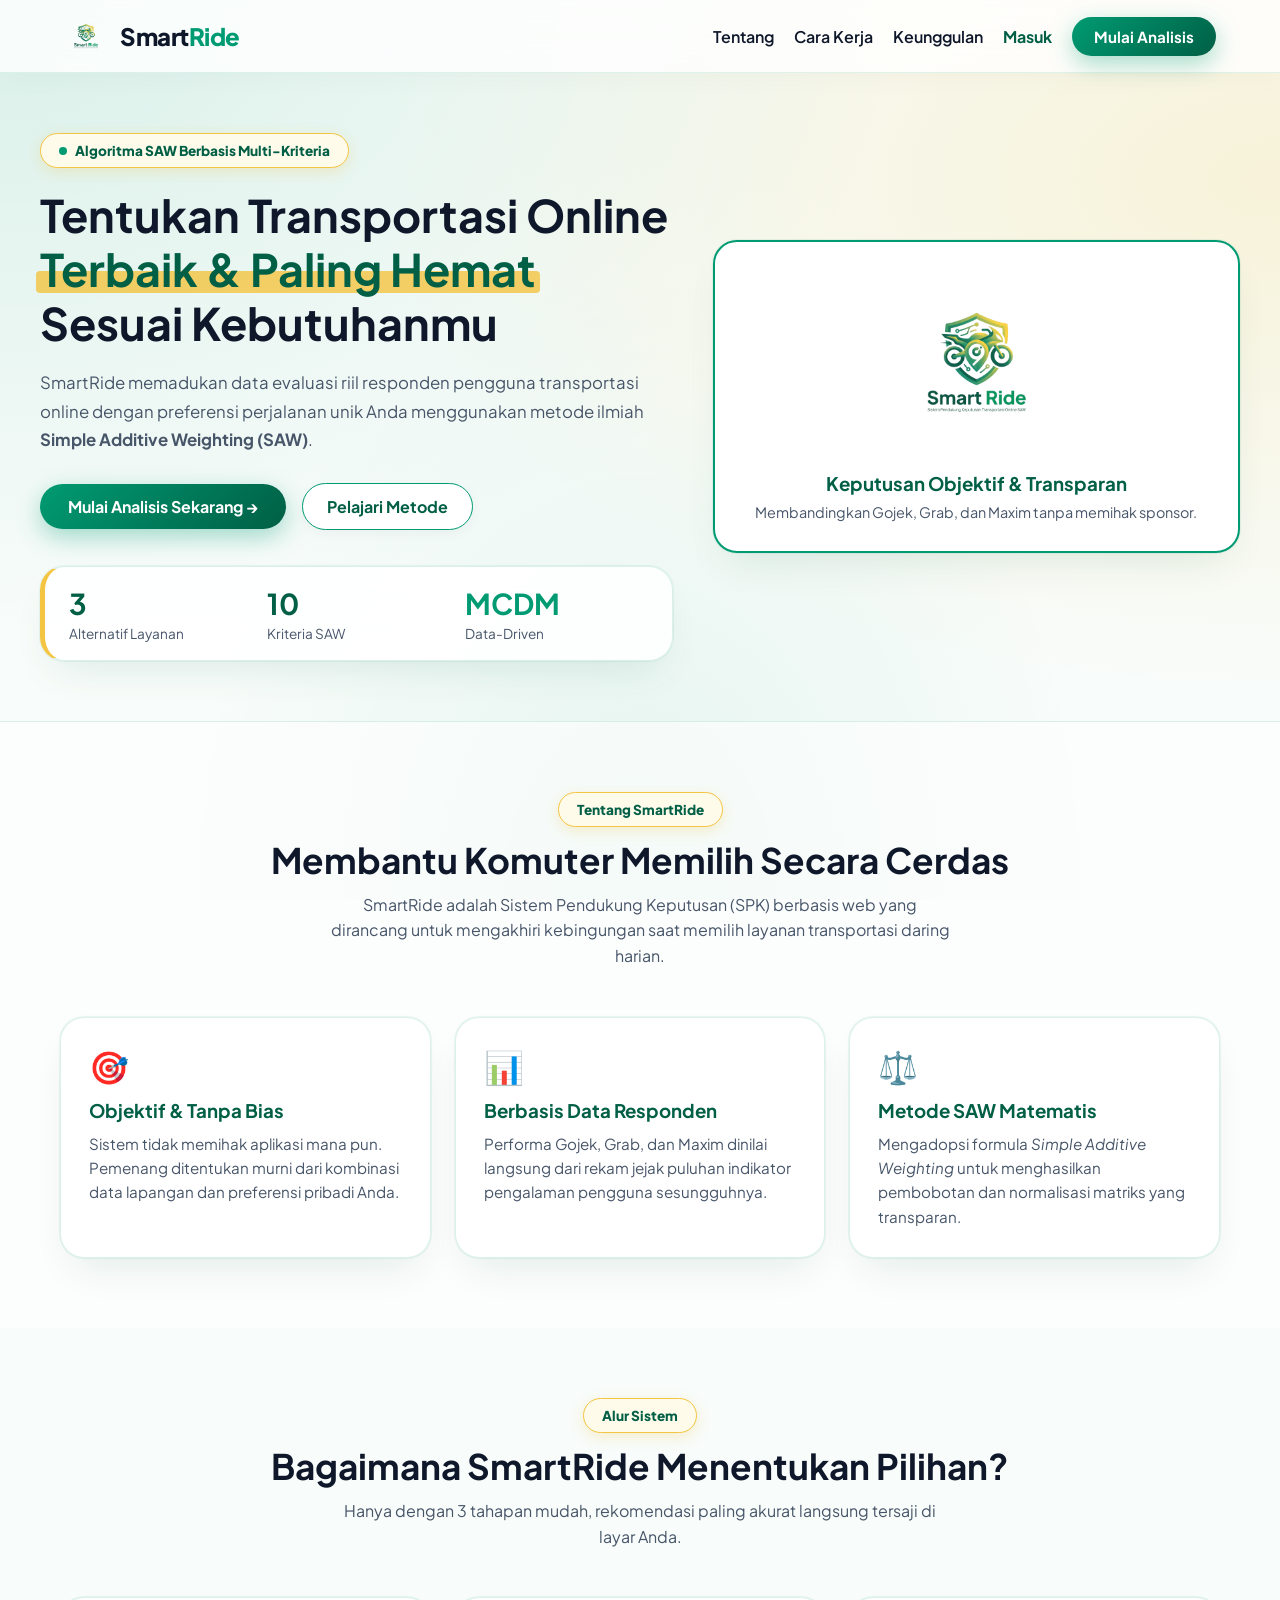
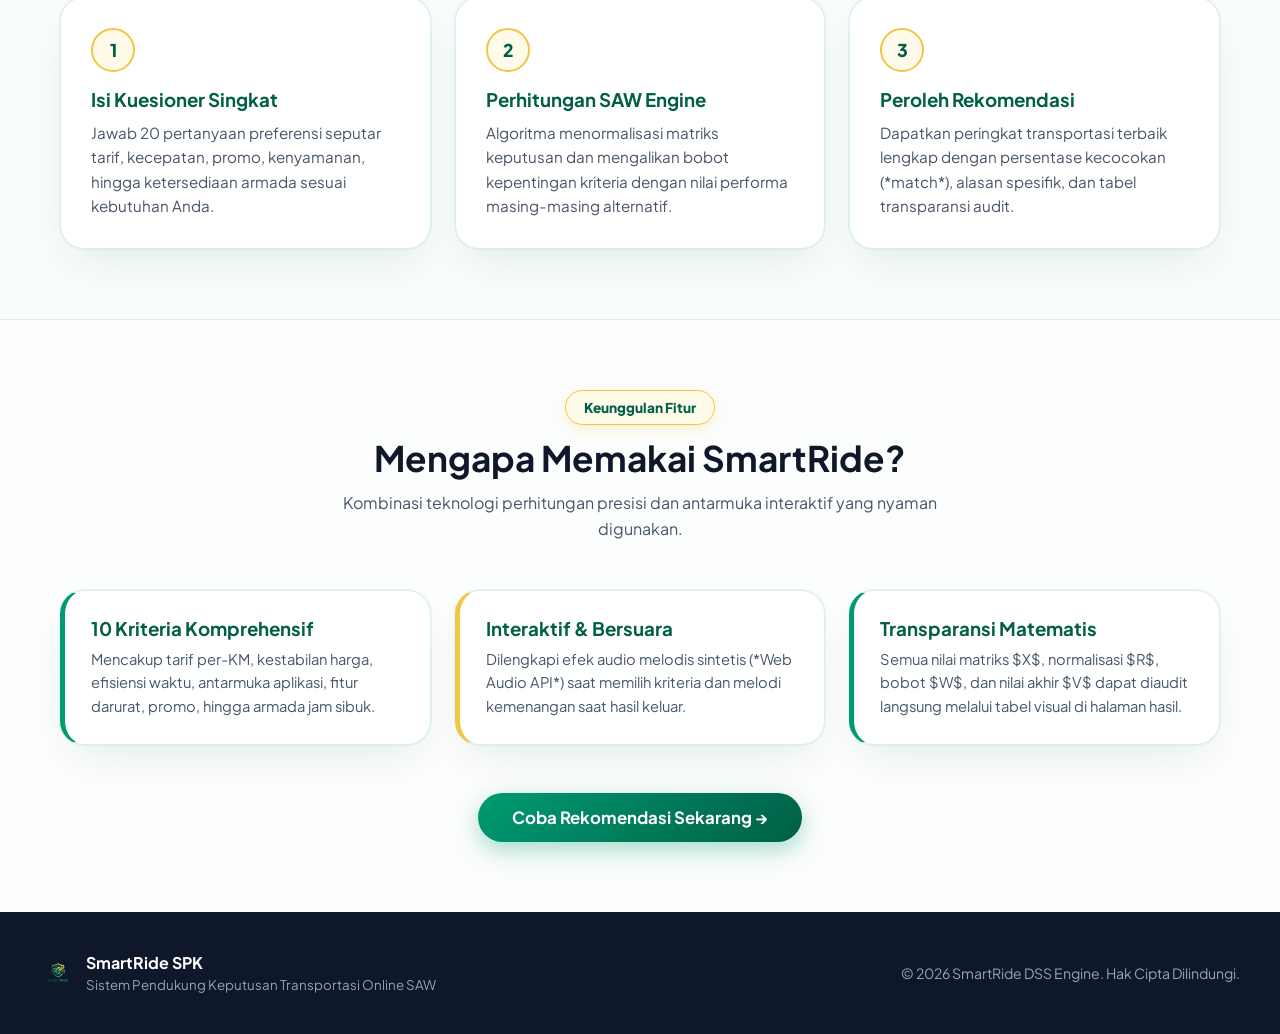
<file: SmartRide-SAW-Transparan-FIX/Tugas Desain Pembelajaran/index.html>
<!doctype html>
<html lang="id">
  <head>
    <meta charset="UTF-8" />
    <meta name="viewport" content="width=device-width, initial-scale=1.0" />
    <title>SmartRide — Sistem Rekomendasi Transportasi Online SAW</title>
    <link rel="icon" type="image/png" href="assets/smartride-logo.png" />
    <link rel="stylesheet" href="css/style.css" />
    <style>
      html {
        scroll-behavior: smooth;
      }
      .section-wrap {
        max-width: 1200px;
        margin: 0 auto;
        padding: 70px 20px;
      }
      .section-head {
        text-align: center;
        margin-bottom: 48px;
      }
      .section-head h2 {
        font-size: 2.2rem;
        color: var(--dark-text);
        margin: 10px 0;
      }
      .section-head p {
        color: var(--muted-text);
        max-width: 620px;
        margin: 0 auto;
        line-height: 1.6;
      }
      .card-grid-3 {
        display: grid;
        grid-template-columns: repeat(auto-fit, minmax(280px, 1fr));
        gap: 24px;
      }
      .step-number {
        width: 44px;
        height: 44px;
        background: var(--light-yellow);
        color: var(--dark-green);
        border: 2px solid var(--primary-yellow);
        border-radius: 50%;
        display: flex;
        align-items: center;
        justify-content: center;
        font-weight: 800;
        font-size: 1.1rem;
        margin-bottom: 16px;
      }
    </style>
  </head>
  <body>
    <!-- Navbar -->
    <header class="navbar">
      <div class="nav-container">
        <a
          href="index.html"
          class="logo"
          style="
            display: flex;
            align-items: center;
            gap: 12px;
            text-decoration: none;
          "
        >
          <img
            src="assets/smartride-logo.png"
            alt="SmartRide Logo"
            style="width: 44px; height: 44px; object-fit: contain"
          />
          <span
            style="
              font-weight: 800;
              font-size: 1.5rem;
              color: var(--dark-text);
              letter-spacing: -0.5px;
            "
          >
            Smart<span style="color: var(--primary-green)">Ride</span>
          </span>
        </a>
        <ul
          class="nav-links"
          style="
            display: flex;
            align-items: center;
            gap: 20px;
            list-style: none;
            margin: 0;
            padding: 0;
          "
        >
          <li>
            <a
              href="#tentang"
              style="
                text-decoration: none;
                color: var(--dark-text);
                font-weight: 600;
              "
              >Tentang</a
            >
          </li>
          <li>
            <a
              href="#cara-kerja"
              style="
                text-decoration: none;
                color: var(--dark-text);
                font-weight: 600;
              "
              >Cara Kerja</a
            >
          </li>
          <li>
            <a
              href="#keunggulan"
              style="
                text-decoration: none;
                color: var(--dark-text);
                font-weight: 600;
              "
              >Keunggulan</a
            >
          </li>
          <li>
            <a
              href="login.html"
              id="nav-login-link"
              style="
                text-decoration: none;
                color: var(--dark-green);
                font-weight: 700;
              "
              >Masuk</a
            >
          </li>
          <li>
            <a
              href="kuesioner.html"
              class="btn btn-primary"
              style="padding: 10px 22px"
            >
              Mulai Analisis
            </a>
          </li>
        </ul>
      </div>
    </header>

    <!-- Hero Section -->
    <section class="hero-section" style="padding: 60px 20px">
      <div class="container" style="max-width: 1200px; margin: 0 auto">
        <div
          style="
            display: grid;
            grid-template-columns: 1.2fr 1fr;
            gap: 40px;
            align-items: center;
          "
        >
          <div class="hero-content">
            <div class="badge-tag" style="margin-bottom: 20px">
              <span
                style="
                  width: 8px;
                  height: 8px;
                  background: var(--primary-green);
                  border-radius: 50%;
                "
              ></span>
              Algoritma SAW Berbasis Multi-Kriteria
            </div>
            <h1
              style="
                font-size: 2.8rem;
                line-height: 1.2;
                margin: 0 0 20px;
                color: var(--dark-text);
              "
            >
              Tentukan Transportasi Online
              <span class="highlight">Terbaik & Paling Hemat</span> Sesuai
              Kebutuhanmu
            </h1>
            <p
              style="
                color: var(--muted-text);
                font-size: 1.05rem;
                line-height: 1.7;
                margin-bottom: 28px;
              "
            >
              SmartRide memadukan data evaluasi riil responden pengguna
              transportasi online dengan preferensi perjalanan unik Anda
              menggunakan metode ilmiah
              <strong>Simple Additive Weighting (SAW)</strong>.
            </p>
            <div
              style="
                display: flex;
                gap: 16px;
                align-items: center;
                margin-bottom: 36px;
              "
            >
              <a
                href="kuesioner.html"
                class="btn btn-primary"
                style="padding: 12px 28px; font-size: 1rem"
              >
                Mulai Analisis Sekarang →
              </a>
              <a
                href="#cara-kerja"
                class="btn btn-outline"
                style="padding: 12px 24px; font-size: 1rem"
              >
                Pelajari Metode
              </a>
            </div>

            <!-- Mini Stats -->
            <div
              class="glass-panel"
              style="
                display: grid;
                grid-template-columns: repeat(3, 1fr);
                padding: 18px 24px;
                gap: 16px;
                border-left: 5px solid var(--primary-yellow);
              "
            >
              <div>
                <h3
                  style="margin: 0; font-size: 1.8rem; color: var(--dark-green)"
                >
                  3
                </h3>
                <p
                  style="
                    margin: 4px 0 0;
                    font-size: 0.85rem;
                    color: var(--muted-text);
                  "
                >
                  Alternatif Layanan
                </p>
              </div>
              <div>
                <h3
                  style="margin: 0; font-size: 1.8rem; color: var(--dark-green)"
                >
                  10
                </h3>
                <p
                  style="
                    margin: 4px 0 0;
                    font-size: 0.85rem;
                    color: var(--muted-text);
                  "
                >
                  Kriteria SAW
                </p>
              </div>
              <div>
                <h3
                  style="
                    margin: 0;
                    font-size: 1.8rem;
                    color: var(--primary-green);
                  "
                >
                  MCDM
                </h3>
                <p
                  style="
                    margin: 4px 0 0;
                    font-size: 0.85rem;
                    color: var(--muted-text);
                  "
                >
                  Data-Driven
                </p>
              </div>
            </div>
          </div>

          <!-- Hero Graphic Card -->
          <div
            class="glass-panel"
            style="
              padding: 30px;
              text-align: center;
              border: 2px solid var(--primary-green);
              background: var(--white);
            "
          >
            <img
              src="assets/smartride-logo.png"
              alt="SmartRide Graphic"
              style="
                width: 180px;
                height: 180px;
                object-fit: contain;
                margin-bottom: 16px;
              "
            />
            <h3 style="color: var(--dark-green); margin: 0 0 8px">
              Keputusan Objektif & Transparan
            </h3>
            <p style="color: var(--muted-text); font-size: 0.9rem; margin: 0">
              Membandingkan Gojek, Grab, dan Maxim tanpa memihak sponsor.
            </p>
          </div>
        </div>
      </div>
    </section>

    <!-- Section: Tentang SmartRide -->
    <section
      id="tentang"
      style="
        background: rgba(255, 255, 255, 0.6);
        border-top: 1px solid var(--glass-border);
      "
    >
      <div class="section-wrap">
        <div class="section-head">
          <span class="badge-tag">Tentang SmartRide</span>
          <h2>Membantu Komuter Memilih Secara Cerdas</h2>
          <p>
            SmartRide adalah Sistem Pendukung Keputusan (SPK) berbasis web yang
            dirancang untuk mengakhiri kebingungan saat memilih layanan
            transportasi daring harian.
          </p>
        </div>

        <div class="card-grid-3">
          <div
            class="glass-panel"
            style="padding: 28px; background: var(--white)"
          >
            <div style="font-size: 2rem; margin-bottom: 12px">🎯</div>
            <h3 style="color: var(--dark-green); margin: 0 0 10px">
              Objektif & Tanpa Bias
            </h3>
            <p
              style="
                color: var(--muted-text);
                font-size: 0.95rem;
                line-height: 1.6;
                margin: 0;
              "
            >
              Sistem tidak memihak aplikasi mana pun. Pemenang ditentukan murni
              dari kombinasi data lapangan dan preferensi pribadi Anda.
            </p>
          </div>

          <div
            class="glass-panel"
            style="padding: 28px; background: var(--white)"
          >
            <div style="font-size: 2rem; margin-bottom: 12px">📊</div>
            <h3 style="color: var(--dark-green); margin: 0 0 10px">
              Berbasis Data Responden
            </h3>
            <p
              style="
                color: var(--muted-text);
                font-size: 0.95rem;
                line-height: 1.6;
                margin: 0;
              "
            >
              Performa Gojek, Grab, dan Maxim dinilai langsung dari rekam jejak
              puluhan indikator pengalaman pengguna sesungguhnya.
            </p>
          </div>

          <div
            class="glass-panel"
            style="padding: 28px; background: var(--white)"
          >
            <div style="font-size: 2rem; margin-bottom: 12px">⚖️</div>
            <h3 style="color: var(--dark-green); margin: 0 0 10px">
              Metode SAW Matematis
            </h3>
            <p
              style="
                color: var(--muted-text);
                font-size: 0.95rem;
                line-height: 1.6;
                margin: 0;
              "
            >
              Mengadopsi formula <em>Simple Additive Weighting</em> untuk
              menghasilkan pembobotan dan normalisasi matriks yang transparan.
            </p>
          </div>
        </div>
      </div>
    </section>

    <!-- Section: Cara Kerja -->
    <section id="cara-kerja">
      <div class="section-wrap">
        <div class="section-head">
          <span class="badge-tag">Alur Sistem</span>
          <h2>Bagaimana SmartRide Menentukan Pilihan?</h2>
          <p>
            Hanya dengan 3 tahapan mudah, rekomendasi paling akurat langsung
            tersaji di layar Anda.
          </p>
        </div>

        <div class="card-grid-3">
          <div
            class="glass-panel"
            style="padding: 30px; background: var(--white); position: relative"
          >
            <div class="step-number">1</div>
            <h3 style="color: var(--dark-green); margin: 0 0 10px">
              Isi Kuesioner Singkat
            </h3>
            <p
              style="
                color: var(--muted-text);
                font-size: 0.95rem;
                line-height: 1.6;
                margin: 0;
              "
            >
              Jawab 20 pertanyaan preferensi seputar tarif, kecepatan, promo,
              kenyamanan, hingga ketersediaan armada sesuai kebutuhan Anda.
            </p>
          </div>

          <div
            class="glass-panel"
            style="padding: 30px; background: var(--white); position: relative"
          >
            <div class="step-number">2</div>
            <h3 style="color: var(--dark-green); margin: 0 0 10px">
              Perhitungan SAW Engine
            </h3>
            <p
              style="
                color: var(--muted-text);
                font-size: 0.95rem;
                line-height: 1.6;
                margin: 0;
              "
            >
              Algoritma menormalisasi matriks keputusan dan mengalikan bobot
              kepentingan kriteria dengan nilai performa masing-masing
              alternatif.
            </p>
          </div>

          <div
            class="glass-panel"
            style="padding: 30px; background: var(--white); position: relative"
          >
            <div class="step-number">3</div>
            <h3 style="color: var(--dark-green); margin: 0 0 10px">
              Peroleh Rekomendasi
            </h3>
            <p
              style="
                color: var(--muted-text);
                font-size: 0.95rem;
                line-height: 1.6;
                margin: 0;
              "
            >
              Dapatkan peringkat transportasi terbaik lengkap dengan persentase
              kecocokan (*match*), alasan spesifik, dan tabel transparansi
              audit.
            </p>
          </div>
        </div>
      </div>
    </section>

    <!-- Section: Keunggulan -->
    <section
      id="keunggulan"
      style="
        background: rgba(255, 255, 255, 0.6);
        border-top: 1px solid var(--glass-border);
      "
    >
      <div class="section-wrap">
        <div class="section-head">
          <span class="badge-tag">Keunggulan Fitur</span>
          <h2>Mengapa Memakai SmartRide?</h2>
          <p>
            Kombinasi teknologi perhitungan presisi dan antarmuka interaktif
            yang nyaman digunakan.
          </p>
        </div>

        <div class="card-grid-3">
          <div
            class="glass-panel"
            style="
              padding: 26px;
              border-left: 5px solid var(--primary-green);
              background: var(--white);
            "
          >
            <h3 style="color: var(--dark-green); margin: 0 0 8px">
              10 Kriteria Komprehensif
            </h3>
            <p
              style="
                color: var(--muted-text);
                font-size: 0.92rem;
                line-height: 1.6;
                margin: 0;
              "
            >
              Mencakup tarif per-KM, kestabilan harga, efisiensi waktu,
              antarmuka aplikasi, fitur darurat, promo, hingga armada jam sibuk.
            </p>
          </div>

          <div
            class="glass-panel"
            style="
              padding: 26px;
              border-left: 5px solid var(--primary-yellow);
              background: var(--white);
            "
          >
            <h3 style="color: var(--dark-green); margin: 0 0 8px">
              Interaktif & Bersuara
            </h3>
            <p
              style="
                color: var(--muted-text);
                font-size: 0.92rem;
                line-height: 1.6;
                margin: 0;
              "
            >
              Dilengkapi efek audio melodis sintetis (*Web Audio API*) saat
              memilih kriteria dan melodi kemenangan saat hasil keluar.
            </p>
          </div>

          <div
            class="glass-panel"
            style="
              padding: 26px;
              border-left: 5px solid var(--primary-green);
              background: var(--white);
            "
          >
            <h3 style="color: var(--dark-green); margin: 0 0 8px">
              Transparansi Matematis
            </h3>
            <p
              style="
                color: var(--muted-text);
                font-size: 0.92rem;
                line-height: 1.6;
                margin: 0;
              "
            >
              Semua nilai matriks $X$, normalisasi $R$, bobot $W$, dan nilai
              akhir $V$ dapat diaudit langsung melalui tabel visual di halaman
              hasil.
            </p>
          </div>
        </div>

        <div style="text-align: center; margin-top: 48px">
          <a
            href="kuesioner.html"
            class="btn btn-primary"
            style="padding: 14px 34px; font-size: 1.05rem"
          >
            Coba Rekomendasi Sekarang →
          </a>
        </div>
      </div>
    </section>

    <!-- Footer -->
    <footer
      style="
        background: var(--dark-text);
        color: var(--white);
        padding: 40px 20px;
      "
    >
      <div
        style="
          max-width: 1200px;
          margin: 0 auto;
          display: flex;
          justify-content: space-between;
          align-items: center;
          flex-wrap: wrap;
          gap: 20px;
        "
      >
        <div style="display: flex; align-items: center; gap: 10px">
          <img
            src="assets/smartride-logo.png"
            alt="Logo"
            style="width: 36px; height: 36px; object-fit: contain"
          />
          <div>
            <h4 style="margin: 0; color: var(--white)">SmartRide SPK</h4>
            <small style="color: #94a3b8"
              >Sistem Pendukung Keputusan Transportasi Online SAW</small
            >
          </div>
        </div>
        <div style="color: #94a3b8; font-size: 0.88rem">
          &copy; 2026 SmartRide DSS Engine. Hak Cipta Dilindungi.
        </div>
      </div>
    </footer>

    <script>
      function handleLogout() {
        if (confirm("Apakah kamu yakin ingin keluar atau ganti akun?")) {
          localStorage.removeItem("smartride_user");
          localStorage.removeItem("smartride_user_preferences");
          window.location.href = "login.html";
        }
      }

      function handleStartAnalysis(event) {
        const user = JSON.parse(
          localStorage.getItem("smartride_user") || "null",
        );
        if (!user || !user.name) {
          event.preventDefault();
          alert("Silakan Masuk atau Daftar Akun terlebih dahulu!");
          window.location.href = "login.html";
        }
      }

      window.addEventListener("DOMContentLoaded", () => {
        document.querySelectorAll('a[href*="kuesioner"]').forEach((btn) => {
          btn.addEventListener("click", handleStartAnalysis);
        });

        const user = JSON.parse(
          localStorage.getItem("smartride_user") || "null",
        );
        const loginLink = document.getElementById("nav-login-link");
        if (user && user.name && loginLink) {
          loginLink.parentElement.innerHTML = `
            <div style="display: inline-flex; align-items: center; gap: 10px; background: var(--light-green); padding: 6px 14px; border-radius: 999px; border: 1px solid var(--primary-green);">
              <span style="font-weight: 700; color: var(--dark-green); font-size: 0.88rem;">👤 ${user.name}</span>
              <button onclick="handleLogout()" style="background: #ef4444; color: white; border: none; padding: 4px 10px; border-radius: 999px; font-size: 0.75rem; font-weight: 700; cursor: pointer;">Keluar</button>
            </div>
          `;
        }
      });
    </script>
  </body>
</html>
</file>
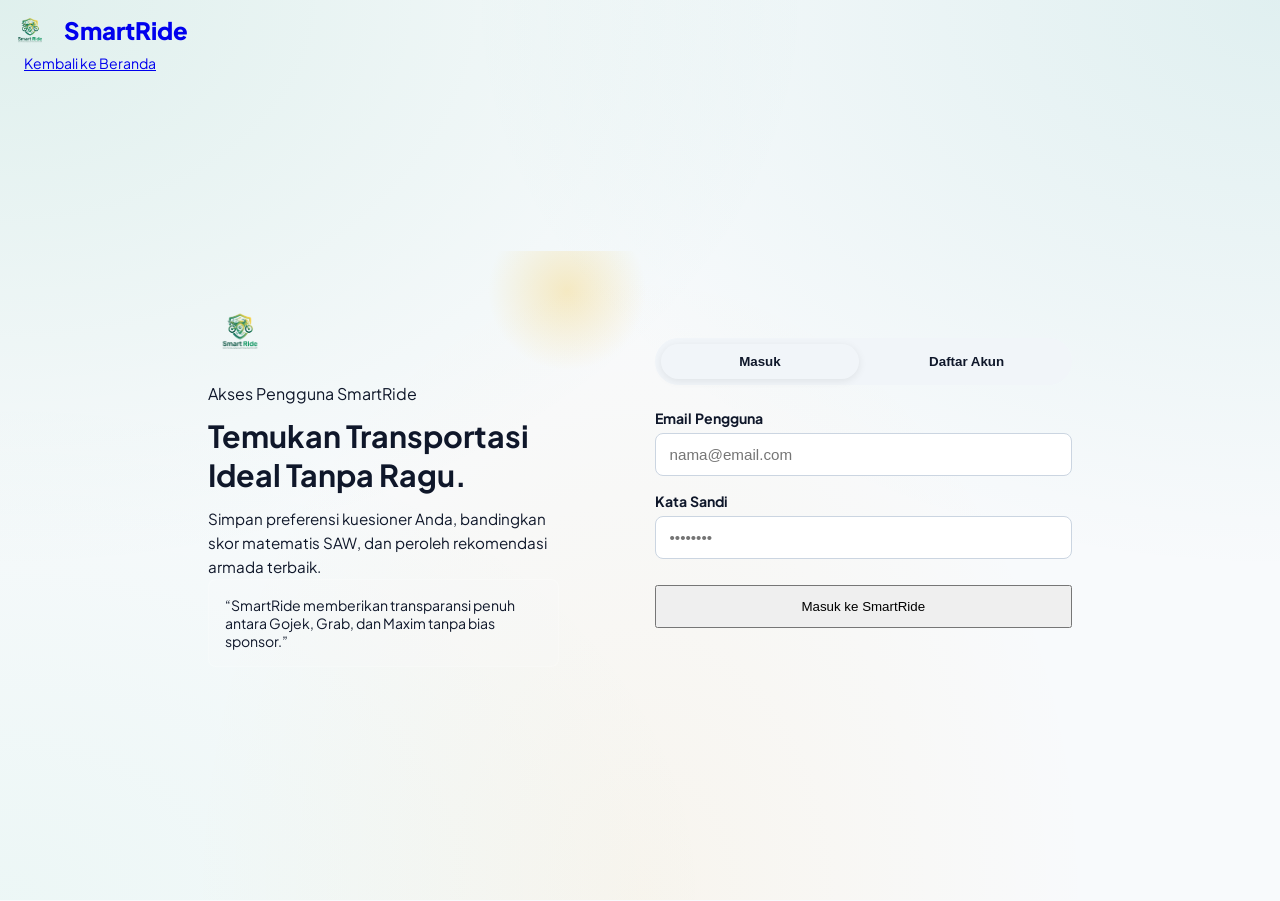
<file: hasil.html>
<!doctype html>
<html lang="id">
  <head>
    <meta charset="UTF-8" />
    <meta name="viewport" content="width=device-width, initial-scale=1.0" />
    <title>Hasil Rekomendasi SAW — SmartRide</title>
    <link rel="icon" type="image/png" href="assets/smartride-logo.png" />
    <link rel="stylesheet" href="css/style.css" />
  </head>
  <body>
    <!-- Navbar Ringkas -->
    <header class="navbar">
      <div class="nav-container">
        <a
          href="index.html"
          class="btn btn-outline"
          style="
            text-decoration: none;
            display: flex;
            align-items: center;
            gap: 10px;
            border: none;
            padding: 0;
          "
        >
          <img
            src="assets/smartride-logo.png"
            alt="SmartRide Logo"
            style="width: 44px; height: 44px; object-fit: contain"
          />
          <span
            style="font-weight: 800; font-size: 1.5rem; color: var(--dark-text)"
            >Smart<span style="color: var(--primary-green)">Ride</span></span
          >
        </a>
        <div style="display: flex; gap: 10px">
          <a
            href="index.html"
            class="btn btn-outline"
            style="padding: 8px 18px; font-size: 0.88rem"
            >Beranda</a
          >
          <a
            href="kuesioner.html"
            class="btn btn-primary"
            style="padding: 8px 18px; font-size: 0.88rem"
            >Ubah Preferensi</a
          >
        </div>
      </div>
    </header>

    <main style="max-width: 1100px; margin: 0 auto; padding: 40px 20px">
      <div style="text-align: center; margin-bottom: 30px">
        <span class="badge-tag"
          >Rekomendasi Berbasis Simple Additive Weighting (SAW)</span
        >
        <h1 style="font-size: 2.3rem; margin: 12px 0; color: var(--dark-text)">
          Transportasi Paling Tepat Untuk Anda
        </h1>
        <p style="color: var(--muted-text)">
          Rekomendasi dihitung secara objektif dari perpaduan respon dataset dan
          preferensi kuesioner Anda.
        </p>
      </div>

      <!-- Winner Card Dinamis -->
      <div
        class="glass-panel winner-hero-box"
        style="padding: 38px; margin-bottom: 36px"
      >
        <div
          style="
            position: absolute;
            top: 0;
            right: 0;
            background: linear-gradient(90deg, var(--primary-yellow), #f59e0b);
            color: var(--dark-text);
            font-weight: 900;
            font-size: 0.85rem;
            padding: 8px 24px;
            border-bottom-left-radius: 16px;
            box-shadow: 0 4px 12px rgba(244, 197, 66, 0.3);
          "
        >
          🏆 PILIHAN UTAMA #1
        </div>
        <div
          style="
            display: flex;
            flex-wrap: wrap;
            justify-content: space-between;
            align-items: center;
            gap: 24px;
          "
        >
          <div>
            <span class="badge-tag" style="margin-bottom: 12px"
              >Pilihan Paling Kompatibel</span
            >
            <h2
              id="winner-name"
              style="
                font-size: 3.2rem;
                font-weight: 900;
                margin: 4px 0 12px;
                color: var(--dark-green);
                letter-spacing: -1px;
              "
            >
              -
            </h2>
            <div
              id="winner-reasons"
              style="
                color: var(--dark-text);
                font-weight: 600;
                line-height: 1.9;
                font-size: 1rem;
              "
            >
              <!-- Alasan dinamis dimasukkan lewat JS -->
            </div>
          </div>
          <div
            style="
              text-align: right;
              background: var(--white);
              padding: 24px 32px;
              border-radius: var(--radius-xl);
              border: 2px solid var(--primary-green);
              box-shadow: 0 10px 25px var(--glow-green);
            "
          >
            <div
              id="winner-score"
              style="
                font-size: 2.8rem;
                font-weight: 900;
                color: var(--primary-green);
                line-height: 1;
              "
            >
              0.0000
            </div>
            <div
              id="winner-match"
              class="badge-tag"
              style="
                background: var(--primary-yellow);
                color: var(--dark-text);
                font-size: 1.05rem;
                margin-top: 10px;
              "
            >
              0.00% Match
            </div>
            <small
              style="
                display: block;
                color: var(--muted-text);
                margin-top: 8px;
                font-weight: 700;
                font-size: 0.8rem;
              "
              >Skor Akhir SAW (Vi)</small
            >
          </div>
        </div>
      </div>

      <!-- Peringkat Semua Alternatif -->
      <h3 style="font-size: 1.4rem; font-weight: 800; margin-bottom: 16px">
        Peringkat Alternatif Transportasi
      </h3>
      <div id="rankings-grid"></div>

      <!-- Distribusi Bobot Kriteria Pengguna -->
      <div class="glass-panel" style="padding: 24px; margin: 36px 0">
        <h4
          style="margin: 0 0 14px; font-size: 1.1rem; color: var(--dark-green)"
        >
          Distribusi Bobot Preferensi Kuesioner Anda (W)
        </h4>
        <div
          id="bobot-grid"
          style="
            display: grid;
            grid-template-columns: repeat(auto-fit, minmax(95px, 1fr));
            gap: 10px;
          "
        ></div>
      </div>

      <!-- Audit Perhitungan Matematis SAW -->
      <div class="glass-panel" style="padding: 28px; margin-bottom: 40px">
        <h3
          style="
            font-size: 1.25rem;
            font-weight: 800;
            margin-top: 0;
            color: var(--dark-green);
          "
        >
          Transparansi Audit Matematis SAW
        </h3>

        <h5 style="margin: 18px 0 8px; color: var(--muted-text)">
          1. Matriks Keputusan Awal (Performa Rata-Rata Responden / X)
        </h5>
        <div class="table-responsive">
          <table class="table-calc">
            <thead>
              <tr>
                <th>Alternatif</th>
                <th>C1</th>
                <th>C2</th>
                <th>C3</th>
                <th>C4</th>
                <th>C5</th>
                <th>C6</th>
                <th>C7</th>
                <th>C8</th>
                <th>C9</th>
                <th>C10</th>
              </tr>
            </thead>
            <tbody id="matrix-perf-body"></tbody>
          </table>
        </div>

        <h5 style="margin: 24px 0 8px; color: var(--muted-text)">
          2. Matriks Ternormalisasi (R)
        </h5>
        <div class="table-responsive">
          <table class="table-calc">
            <thead>
              <tr>
                <th>Alternatif</th>
                <th>C1</th>
                <th>C2</th>
                <th>C3</th>
                <th>C4</th>
                <th>C5</th>
                <th>C6</th>
                <th>C7</th>
                <th>C8</th>
                <th>C9</th>
                <th>C10</th>
              </tr>
            </thead>
            <tbody id="saw-matrix-body"></tbody>
          </table>
        </div>
      </div>

      <div style="text-align: center; margin: 30px 0">
        <a
          href="kuesioner.html"
          class="btn btn-primary"
          style="padding: 12px 30px; font-size: 1rem"
          >Uji Ulang dengan Preferensi Lain</a
        >
      </div>
    </main>

    <script src="js/saw.js"></script>
    <script>
      window.addEventListener("DOMContentLoaded", () => {
        initResultPage();
      });
    </script>
  </body>
</html>
</file>
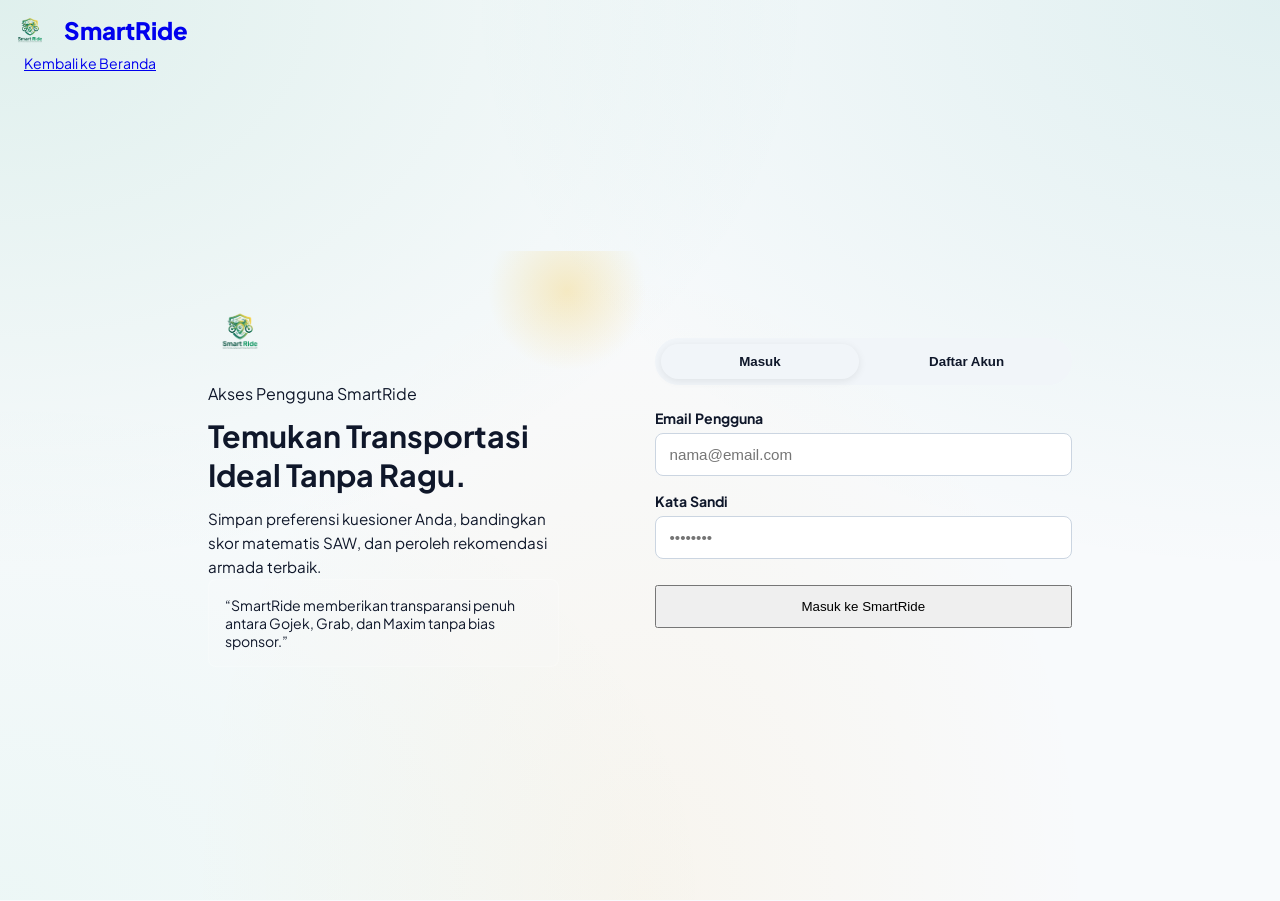
<file: kuesioner.html>
<!doctype html>
<html lang="id">
  <head>
    <script>
      const user = JSON.parse(localStorage.getItem("smartride_user") || "null");
      if (!user || !user.name) {
        alert("Akses Dibatasi! Harap login atau daftar akun terlebih dahulu.");
        window.location.href = "login.html";
      }
    </script>
    <meta charset="UTF-8" />
    <meta name="viewport" content="width=device-width, initial-scale=1.0" />
    <title>Kuesioner Preferensi — SmartRide</title>
    <link rel="icon" type="image/png" href="assets/smartride-logo.png" />
    <link rel="stylesheet" href="css/style.css" />
  </head>
  <body>
    <!-- Navbar -->
    <header class="navbar">
      <div class="nav-container">
        <a
          href="index.html"
          class="logo"
          style="
            display: flex;
            align-items: center;
            gap: 12px;
            text-decoration: none;
          "
        >
          <img
            src="assets/smartride-logo.png"
            alt="SmartRide Logo"
            style="width: 44px; height: 44px; object-fit: contain"
          />
          <span
            style="font-weight: 800; font-size: 1.5rem; color: var(--dark-text)"
            >Smart<span style="color: var(--primary-green)">Ride</span></span
          >
        </a>
        <div style="display: flex; gap: 10px; align-items: center">
          <a
            href="index.html"
            class="btn btn-outline"
            style="padding: 8px 16px; font-size: 0.88rem"
            >Beranda</a
          >
          <button
            type="button"
            onclick="logoutUser()"
            class="btn"
            style="
              background: #fee2e2;
              color: #dc2626;
              border: 1px solid #fca5a5;
              padding: 8px 14px;
              font-size: 0.88rem;
              cursor: pointer;
            "
          >
            Ganti Akun
          </button>
        </div>
      </div>
    </header>

    <main style="max-width: 800px; margin: 0 auto; padding: 40px 20px">
      <div class="survey-wrapper">
        <!-- Progress Header & Bar Hijau-Kuning -->
        <div
          style="
            display: flex;
            justify-content: space-between;
            font-weight: 700;
            color: var(--dark-green);
            font-size: 0.95rem;
          "
        >
          <span
            >Pertanyaan <span id="current-q-index">1</span> dari
            <span id="total-q">20</span></span
          >
          <span id="progress-percent" style="color: var(--accent-gold)"
            >5% Selesai</span
          >
        </div>
        <div class="progress-track">
          <div class="progress-fill" id="progress-bar" style="width: 5%"></div>
        </div>

        <!-- Question Card -->
        <div
          class="glass-panel"
          id="card-container"
          style="
            padding: 36px;
            background: var(--white);
            border: 2px solid var(--glass-border);
          "
        >
          <div>
            <div
              style="
                display: flex;
                align-items: center;
                gap: 16px;
                margin-bottom: 18px;
              "
            >
              <div
                id="q-icon"
                style="
                  font-size: 2.2rem;
                  background: var(--light-green);
                  width: 60px;
                  height: 60px;
                  display: flex;
                  align-items: center;
                  justify-content: center;
                  border-radius: 14px;
                  border: 1px solid var(--primary-green);
                "
              >
                💸
              </div>
              <div>
                <span
                  id="q-category"
                  class="badge-tag"
                  style="margin-bottom: 6px"
                  >C1 • Tarif & Anggaran</span
                >
                <h2
                  id="q-title"
                  style="
                    margin: 4px 0 0;
                    font-size: 1.5rem;
                    color: var(--dark-text);
                  "
                >
                  Keterjangkauan Tarif Per-KM
                </h2>
              </div>
            </div>

            <p
              id="q-desc"
              style="
                color: var(--muted-text);
                font-size: 1.05rem;
                line-height: 1.6;
                min-height: 50px;
                margin-bottom: 24px;
              "
            >
              Seberapa penting tarif dasar per kilometer yang murah dan hemat
              untuk perjalanan Anda?
            </p>

            <!-- 5 Skala Likert -->
            <div
              id="options-group"
              style="
                display: grid;
                grid-template-columns: repeat(auto-fit, minmax(110px, 1fr));
                gap: 10px;
                margin-bottom: 30px;
              "
            >
              <button
                type="button"
                class="rating-btn"
                onclick="selectRating(1)"
                style="
                  padding: 14px 8px;
                  border-radius: 10px;
                  border: 1.5px solid #e2e8f0;
                  background: #f8fafc;
                  cursor: pointer;
                  text-align: center;
                  transition: 0.2s;
                "
              >
                <strong
                  style="
                    display: block;
                    font-size: 1.3rem;
                    color: var(--dark-text);
                  "
                  >1</strong
                >
                <small style="font-size: 0.75rem; color: var(--muted-text)"
                  >Sangat Tidak Penting</small
                >
              </button>
              <button
                type="button"
                class="rating-btn"
                onclick="selectRating(2)"
                style="
                  padding: 14px 8px;
                  border-radius: 10px;
                  border: 1.5px solid #e2e8f0;
                  background: #f8fafc;
                  cursor: pointer;
                  text-align: center;
                  transition: 0.2s;
                "
              >
                <strong
                  style="
                    display: block;
                    font-size: 1.3rem;
                    color: var(--dark-text);
                  "
                  >2</strong
                >
                <small style="font-size: 0.75rem; color: var(--muted-text)"
                  >Tidak Penting</small
                >
              </button>
              <button
                type="button"
                class="rating-btn active"
                onclick="selectRating(3)"
                style="
                  padding: 14px 8px;
                  border-radius: 10px;
                  border: 1.5px solid #e2e8f0;
                  background: #f8fafc;
                  cursor: pointer;
                  text-align: center;
                  transition: 0.2s;
                "
              >
                <strong
                  style="
                    display: block;
                    font-size: 1.3rem;
                    color: var(--dark-text);
                  "
                  >3</strong
                >
                <small style="font-size: 0.75rem; color: var(--muted-text)"
                  >Cukup Penting</small
                >
              </button>
              <button
                type="button"
                class="rating-btn"
                onclick="selectRating(4)"
                style="
                  padding: 14px 8px;
                  border-radius: 10px;
                  border: 1.5px solid #e2e8f0;
                  background: #f8fafc;
                  cursor: pointer;
                  text-align: center;
                  transition: 0.2s;
                "
              >
                <strong
                  style="
                    display: block;
                    font-size: 1.3rem;
                    color: var(--dark-text);
                  "
                  >4</strong
                >
                <small style="font-size: 0.75rem; color: var(--muted-text)"
                  >Penting</small
                >
              </button>
              <button
                type="button"
                class="rating-btn"
                onclick="selectRating(5)"
                style="
                  padding: 14px 8px;
                  border-radius: 10px;
                  border: 1.5px solid #e2e8f0;
                  background: #f8fafc;
                  cursor: pointer;
                  text-align: center;
                  transition: 0.2s;
                "
              >
                <strong
                  style="
                    display: block;
                    font-size: 1.3rem;
                    color: var(--dark-text);
                  "
                  >5</strong
                >
                <small style="font-size: 0.75rem; color: var(--muted-text)"
                  >Sangat Penting</small
                >
              </button>
            </div>
          </div>

          <!-- Tombol Navigasi -->
          <div
            style="
              display: flex;
              justify-content: space-between;
              align-items: center;
              border-top: 1px solid #eef2f6;
              padding-top: 20px;
            "
          >
            <button
              id="btn-prev"
              class="btn btn-outline"
              onclick="prevQuestion()"
              disabled
              style="padding: 10px 20px"
            >
              ← Sebelumnya
            </button>
            <button
              id="btn-next"
              class="btn btn-primary"
              onclick="nextQuestion()"
              style="padding: 10px 24px"
            >
              Lanjut →
            </button>
          </div>
        </div>
      </div>
    </main>

    <script>
      function logoutUser() {
        if (confirm("Apakah kamu ingin keluar atau ganti akun?")) {
          localStorage.removeItem("smartride_user");
          localStorage.removeItem("smartride_user_preferences");
          window.location.href = "login.html";
        }
      }
    </script>
    <script src="js/script.js"></script>
  </body>
</html>
</file>
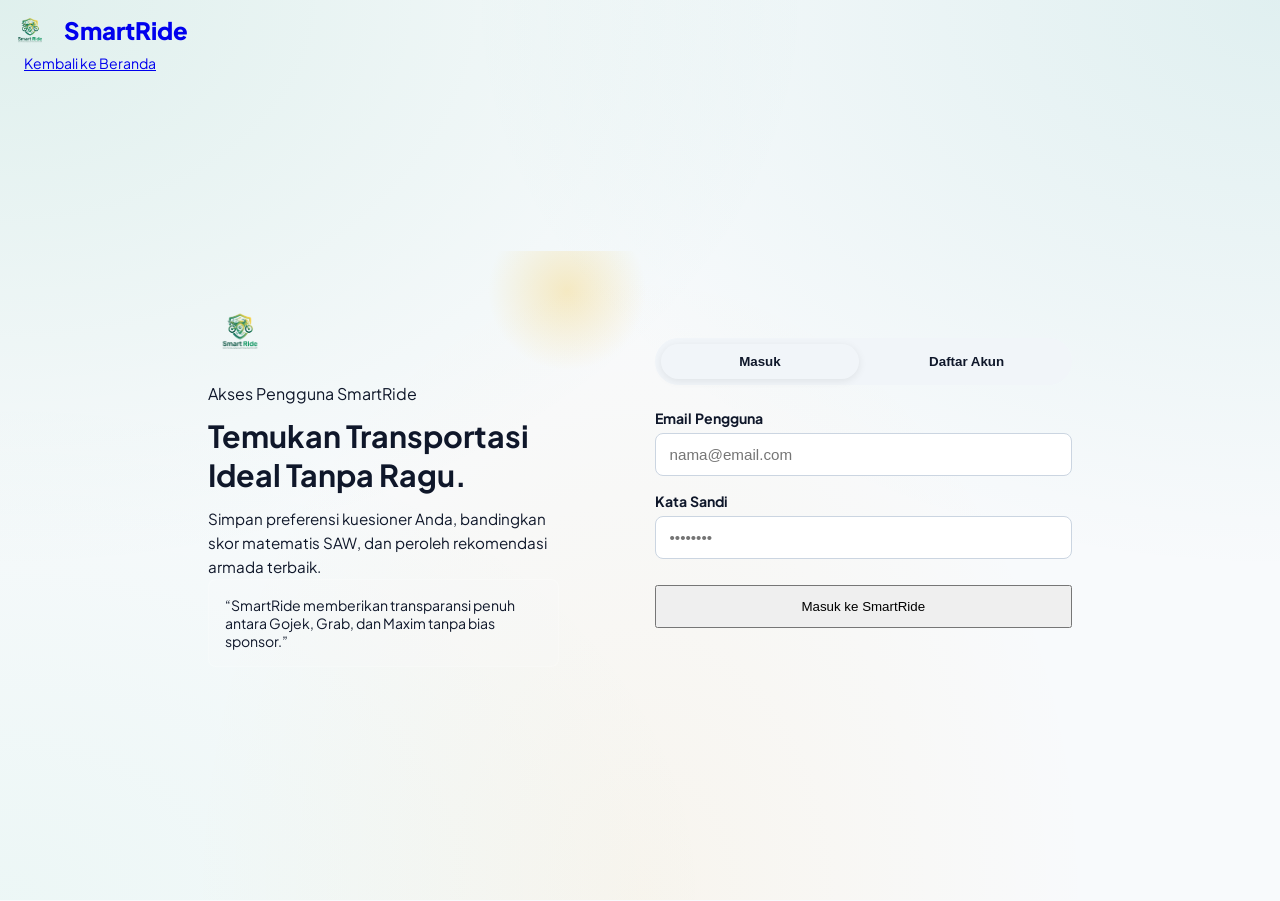
<file: login.html>
<!doctype html>
<html lang="id">
  <head>
    <meta charset="UTF-8" />
    <meta name="viewport" content="width=device-width, initial-scale=1.0" />
    <title>Masuk & Daftar Akun — SmartRide</title>
    <link rel="icon" type="image/png" href="assets/smartride-logo.png" />
    <link rel="stylesheet" href="css/style.css" />
    <style>
      .auth-wrapper {
        min-height: calc(100vh - 80px);
        display: flex;
        align-items: center;
        justify-content: center;
        padding: 40px 20px;
      }
      .auth-card {
        width: 100%;
        max-width: 960px;
        display: grid;
        grid-template-columns: 1fr 1.15fr;
        overflow: hidden;
        border-radius: var(--radius-lg);
        background: var(--white);
        box-shadow: var(--shadow-subtle);
        border: 1px solid var(--glass-border);
      }
      /* Sisi Kiri: Hijau + Aksen Kuning */
      .auth-showcase {
        background: linear-gradient(
          145deg,
          var(--dark-green) 0%,
          var(--primary-green) 65%,
          #084c37 100%
        );
        color: var(--white);
        padding: 48px;
        display: flex;
        flex-direction: column;
        justify-content: space-between;
        position: relative;
      }
      .auth-showcase::after {
        content: "";
        position: absolute;
        top: -40px;
        right: -40px;
        width: 160px;
        height: 160px;
        background: radial-gradient(
          circle,
          rgba(244, 197, 66, 0.3) 0%,
          transparent 70%
        );
        border-radius: 50%;
      }
      .auth-form-side {
        padding: 48px;
        display: flex;
        flex-direction: column;
        justify-content: center;
        background: var(--white);
      }
      .auth-tabs {
        display: flex;
        gap: 8px;
        background: #f1f5f9;
        padding: 6px;
        border-radius: 999px;
        margin-bottom: 24px;
      }
      .auth-tab-btn {
        flex: 1;
        padding: 10px 0;
        border-radius: 999px;
        border: none;
        font-weight: 700;
        color: var(--muted-text);
        background: transparent;
        cursor: pointer;
        transition: 0.2s;
      }
      .auth-tab-btn.active {
        background: var(--white);
        color: var(--dark-green);
        box-shadow: 0 2px 8px rgba(0, 0, 0, 0.08);
      }
      .form-group {
        margin-bottom: 16px;
      }
      .form-label {
        display: block;
        font-size: 0.88rem;
        font-weight: 700;
        color: var(--dark-text);
        margin-bottom: 6px;
      }
      .form-input {
        width: 100%;
        box-sizing: border-box;
        padding: 12px 14px;
        border-radius: 8px;
        border: 1.5px solid #cbd5e1;
        outline: none;
        font-size: 0.95rem;
      }
      .form-input:focus {
        border-color: var(--primary-green);
        box-shadow: 0 0 0 3px rgba(0, 155, 114, 0.15);
      }
      .alert-box {
        padding: 12px;
        border-radius: 8px;
        font-size: 0.88rem;
        margin-bottom: 16px;
        display: none;
      }
      @media (max-width: 860px) {
        .auth-card {
          grid-template-columns: 1fr;
        }
        .auth-showcase {
          display: none;
        }
        .auth-form-side {
          padding: 32px 20px;
        }
      }
    </style>
  </head>
  <body>
    <!-- Navbar -->
    <header class="navbar">
      <div class="nav-container">
        <a
          href="index.html"
          class="logo"
          style="
            display: flex;
            align-items: center;
            gap: 12px;
            text-decoration: none;
          "
        >
          <img
            src="assets/smartride-logo.png"
            alt="SmartRide Logo"
            style="width: 44px; height: 44px; object-fit: contain"
          />
          <span
            style="font-weight: 800; font-size: 1.5rem; color: var(--dark-text)"
            >Smart<span style="color: var(--primary-green)">Ride</span></span
          >
        </a>
        <a
          href="index.html"
          class="btn btn-outline"
          style="padding: 8px 16px; font-size: 0.88rem"
          >Kembali ke Beranda</a
        >
      </div>
    </header>

    <main class="auth-wrapper">
      <div class="auth-card">
        <!-- Sisi Kiri Branding -->
        <div class="auth-showcase">
          <div>
            <img
              src="assets/smartride-logo.png"
              alt="SmartRide Logo"
              style="
                width: 64px;
                height: 64px;
                object-fit: contain;
                margin-bottom: 16px;
              "
            />
            <div class="badge-tag" style="margin-bottom: 12px">
              Akses Pengguna SmartRide
            </div>
            <h2
              style="
                font-size: 1.9rem;
                margin: 0 0 12px;
                color: var(--white);
                line-height: 1.3;
              "
            >
              Temukan Transportasi Ideal Tanpa Ragu.
            </h2>
            <p
              style="
                color: var(--light-green);
                font-size: 0.95rem;
                line-height: 1.6;
                margin: 0;
              "
            >
              Simpan preferensi kuesioner Anda, bandingkan skor matematis SAW,
              dan peroleh rekomendasi armada terbaik.
            </p>
          </div>
          <div
            style="
              background: rgba(255, 255, 255, 0.1);
              padding: 16px;
              border-radius: 8px;
              border: 1px solid rgba(255, 255, 255, 0.2);
              font-size: 0.88rem;
            "
          >
            “SmartRide memberikan transparansi penuh antara Gojek, Grab, dan
            Maxim tanpa bias sponsor.”
          </div>
        </div>

        <!-- Sisi Kanan Form -->
        <div class="auth-form-side">
          <div class="auth-tabs">
            <button
              type="button"
              class="auth-tab-btn active"
              id="tab-login-btn"
              onclick="switchAuthMode('login')"
            >
              Masuk
            </button>
            <button
              type="button"
              class="auth-tab-btn"
              id="tab-register-btn"
              onclick="switchAuthMode('register')"
            >
              Daftar Akun
            </button>
          </div>

          <div id="auth-alert" class="alert-box"></div>

          <!-- Form Login -->
          <form id="form-login" onsubmit="handleAuthSubmit(event, 'login')">
            <div class="form-group">
              <label class="form-label">Email Pengguna</label>
              <input
                type="email"
                id="login-email"
                class="form-input"
                placeholder="nama@email.com"
                required
              />
            </div>
            <div class="form-group">
              <label class="form-label">Kata Sandi</label>
              <input
                type="password"
                id="login-password"
                class="form-input"
                placeholder="••••••••"
                required
              />
            </div>
            <button
              type="submit"
              class="btn btn-primary"
              style="
                width: 100%;
                padding: 12px;
                margin-top: 10px;
                justify-content: center;
              "
            >
              Masuk ke SmartRide
            </button>
          </form>

          <!-- Form Register -->
          <form
            id="form-register"
            style="display: none"
            onsubmit="handleAuthSubmit(event, 'register')"
          >
            <div class="form-group">
              <label class="form-label">Nama Lengkap</label>
              <input
                type="text"
                id="reg-name"
                class="form-input"
                placeholder="Masukkan nama Anda"
                required
              />
            </div>
            <div class="form-group">
              <label class="form-label">Alamat Email</label>
              <input
                type="email"
                id="reg-email"
                class="form-input"
                placeholder="nama@email.com"
                required
              />
            </div>
            <div class="form-group">
              <label class="form-label">Kata Sandi Baru</label>
              <input
                type="password"
                id="reg-password"
                class="form-input"
                placeholder="Minimal 6 karakter"
                minlength="6"
                required
              />
            </div>
            <button
              type="submit"
              class="btn"
              style="
                width: 100%;
                padding: 12px;
                margin-top: 10px;
                justify-content: center;
                background: var(--primary-yellow);
                color: var(--dark-text);
                font-weight: 800;
              "
            >
              Buat Akun Sekarang
            </button>
          </form>
        </div>
      </div>
    </main>

    <script>
      function switchAuthMode(mode) {
        const loginForm = document.getElementById("form-login");
        const registerForm = document.getElementById("form-register");
        const loginBtn = document.getElementById("tab-login-btn");
        const registerBtn = document.getElementById("tab-register-btn");
        const alertBox = document.getElementById("auth-alert");
        alertBox.style.display = "none";

        if (mode === "login") {
          loginForm.style.display = "block";
          registerForm.style.display = "none";
          loginBtn.classList.add("active");
          registerBtn.classList.remove("active");
        } else {
          loginForm.style.display = "none";
          registerForm.style.display = "block";
          registerBtn.classList.add("active");
          loginBtn.classList.remove("active");
        }
      }

      function handleAuthSubmit(event, mode) {
        event.preventDefault();
        const alertBox = document.getElementById("auth-alert");

        if (mode === "register") {
          const name = document.getElementById("reg-name").value.trim();
          const email = document.getElementById("reg-email").value.trim();
          localStorage.setItem(
            "smartride_user",
            JSON.stringify({ name, email }),
          );
          alertBox.style.background = "#DCFCE7";
          alertBox.style.color = "#166534";
          alertBox.textContent = `Registrasi berhasil! Selamat datang, ${name}. Mengarahkan...`;
          alertBox.style.display = "block";
          setTimeout(() => {
            window.location.href = "kuesioner.html";
          }, 1000);
        } else {
          const email = document.getElementById("login-email").value.trim();
          const stored = JSON.parse(
            localStorage.getItem("smartride_user") || "{}",
          );
          const displayName = stored.name || email.split("@")[0];
          localStorage.setItem(
            "smartride_user",
            JSON.stringify({ name: displayName, email }),
          );
          alertBox.style.background = "#DCFCE7";
          alertBox.style.color = "#166534";
          alertBox.textContent = "Login berhasil! Mengalihkan...";
          alertBox.style.display = "block";
          setTimeout(() => {
            window.location.href = "kuesioner.html";
          }, 800);
        }
      }
    </script>
  </body>
</html>
</file>
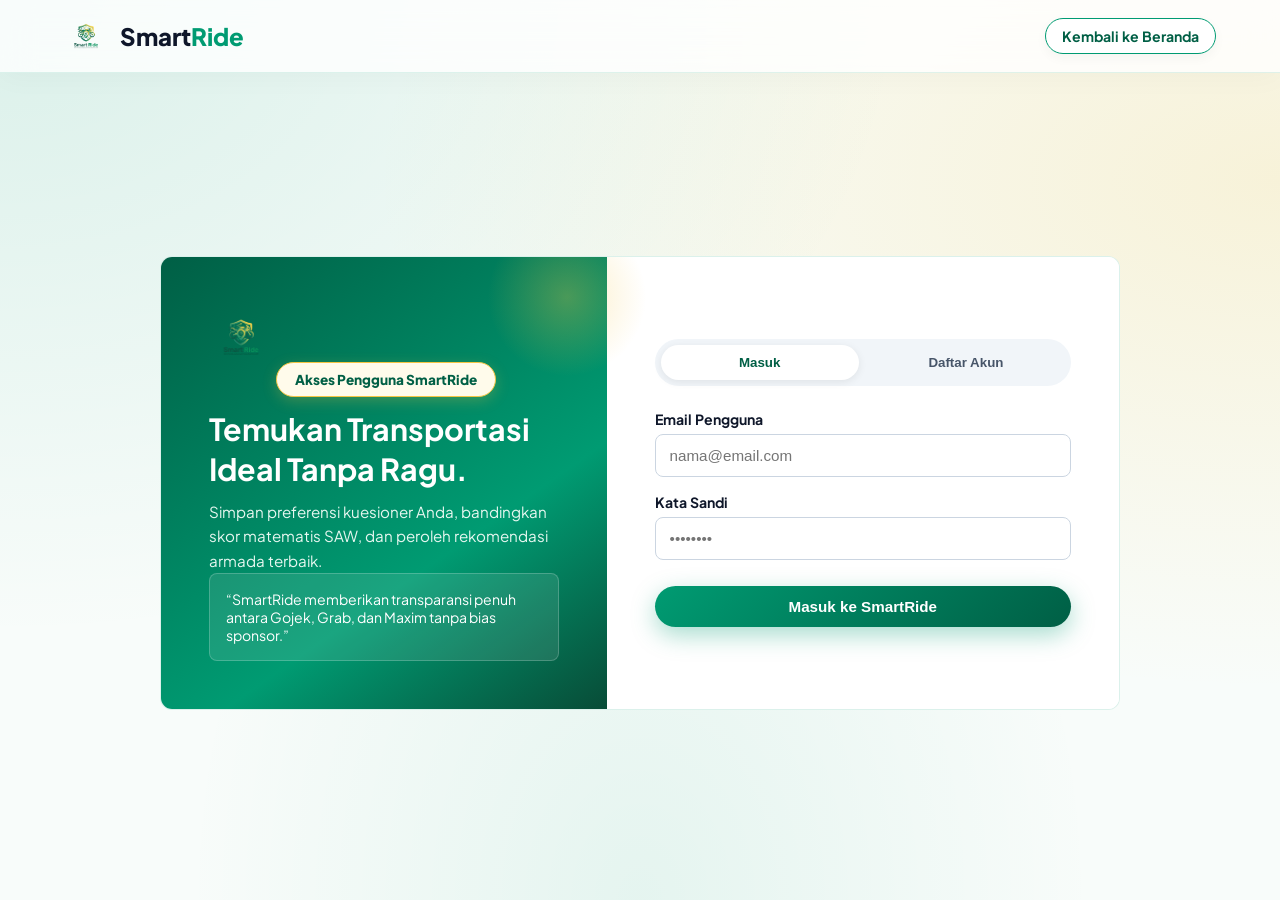
<file: SmartRide-SAW-Transparan-FIX/Tugas Desain Pembelajaran/hasil.html>
<!doctype html>
<html lang="id">
  <head>
    <meta charset="UTF-8" />
    <meta name="viewport" content="width=device-width, initial-scale=1.0" />
    <title>Hasil Rekomendasi SAW — SmartRide</title>
    <link rel="icon" type="image/png" href="assets/smartride-logo.png" />
    <link rel="stylesheet" href="css/style.css" />
  </head>
  <body>
    <!-- Navbar Ringkas -->
    <header class="navbar">
      <div class="nav-container">
        <a
          href="index.html"
          class="btn btn-outline"
          style="
            text-decoration: none;
            display: flex;
            align-items: center;
            gap: 10px;
            border: none;
            padding: 0;
          "
        >
          <img
            src="assets/smartride-logo.png"
            alt="SmartRide Logo"
            style="width: 44px; height: 44px; object-fit: contain"
          />
          <span
            style="font-weight: 800; font-size: 1.5rem; color: var(--dark-text)"
            >Smart<span style="color: var(--primary-green)">Ride</span></span
          >
        </a>
        <div style="display: flex; gap: 10px">
          <a
            href="index.html"
            class="btn btn-outline"
            style="padding: 8px 18px; font-size: 0.88rem"
            >Beranda</a
          >
          <a
            href="kuesioner.html"
            class="btn btn-primary"
            style="padding: 8px 18px; font-size: 0.88rem"
            >Ubah Preferensi</a
          >
        </div>
      </div>
    </header>

    <main style="max-width: 1100px; margin: 0 auto; padding: 40px 20px">
      <div style="text-align: center; margin-bottom: 30px">
        <span class="badge-tag"
          >Rekomendasi Berbasis Simple Additive Weighting (SAW)</span
        >
        <h1 style="font-size: 2.3rem; margin: 12px 0; color: var(--dark-text)">
          Transportasi Paling Tepat Untuk Anda
        </h1>
        <p style="color: var(--muted-text)">
          Rekomendasi dihitung secara objektif dari perpaduan respon dataset dan
          preferensi kuesioner Anda.
        </p>
      </div>

      <!-- Winner Card Dinamis -->
      <div
        class="glass-panel winner-hero-box"
        style="padding: 38px; margin-bottom: 36px"
      >
        <div
          style="
            position: absolute;
            top: 0;
            right: 0;
            background: linear-gradient(90deg, var(--primary-yellow), #f59e0b);
            color: var(--dark-text);
            font-weight: 900;
            font-size: 0.85rem;
            padding: 8px 24px;
            border-bottom-left-radius: 16px;
            box-shadow: 0 4px 12px rgba(244, 197, 66, 0.3);
          "
        >
          🏆 PILIHAN UTAMA #1
        </div>
        <div
          style="
            display: flex;
            flex-wrap: wrap;
            justify-content: space-between;
            align-items: center;
            gap: 24px;
          "
        >
          <div>
            <span class="badge-tag" style="margin-bottom: 12px"
              >Pilihan Paling Kompatibel</span
            >
            <h2
              id="winner-name"
              style="
                font-size: 3.2rem;
                font-weight: 900;
                margin: 4px 0 12px;
                color: var(--dark-green);
                letter-spacing: -1px;
              "
            >
              -
            </h2>
            <div
              id="winner-reasons"
              style="
                color: var(--dark-text);
                font-weight: 600;
                line-height: 1.9;
                font-size: 1rem;
              "
            >
              <!-- Alasan dinamis dimasukkan lewat JS -->
            </div>
          </div>
          <div
            style="
              text-align: right;
              background: var(--white);
              padding: 24px 32px;
              border-radius: var(--radius-xl);
              border: 2px solid var(--primary-green);
              box-shadow: 0 10px 25px var(--glow-green);
            "
          >
            <div
              id="winner-score"
              style="
                font-size: 2.8rem;
                font-weight: 900;
                color: var(--primary-green);
                line-height: 1;
              "
            >
              0.0000
            </div>
            <div
              id="winner-match"
              class="badge-tag"
              style="
                background: var(--primary-yellow);
                color: var(--dark-text);
                font-size: 1.05rem;
                margin-top: 10px;
              "
            >
              0.00% Match
            </div>
            <small
              style="
                display: block;
                color: var(--muted-text);
                margin-top: 8px;
                font-weight: 700;
                font-size: 0.8rem;
              "
              >Skor Akhir SAW (Vi)</small
            >
          </div>
        </div>
      </div>

      <!-- Peringkat Semua Alternatif -->
      <h3 style="font-size: 1.4rem; font-weight: 800; margin-bottom: 16px">
        Peringkat Alternatif Transportasi
      </h3>
      <div id="rankings-grid"></div>

      <!-- Distribusi Bobot Kriteria Pengguna -->
      <div class="glass-panel" style="padding: 24px; margin: 36px 0">
        <h4
          style="margin: 0 0 14px; font-size: 1.1rem; color: var(--dark-green)"
        >
          Distribusi Bobot Preferensi Kuesioner Anda (W)
        </h4>
        <div
          id="bobot-grid"
          style="
            display: grid;
            grid-template-columns: repeat(auto-fit, minmax(95px, 1fr));
            gap: 10px;
          "
        ></div>
      </div>

      <!-- Faktor Penentu Rekomendasi -->
      <div class="glass-panel" style="padding: 28px; margin-bottom: 36px">
        <h3 style="font-size: 1.25rem; font-weight: 800; margin-top: 0; color: var(--dark-green);">
          💡 Faktor Penentu Rekomendasi
        </h3>
        <p style="color: var(--muted-text); margin-top: 4px; line-height: 1.7;">
          Bagian ini menunjukkan kriteria yang paling besar menyumbang skor SAW masing-masing aplikasi.
          Semakin besar persentasenya, semakin besar pengaruh kriteria tersebut terhadap skor akhir.
        </p>
        <div id="contribution-grid" style="display:grid; grid-template-columns:repeat(auto-fit,minmax(240px,1fr)); gap:14px; margin-top:18px;"></div>

        <h4 style="margin:28px 0 10px; color:var(--dark-green);">Rincian Kontribusi Semua Kriteria</h4>
        <div class="table-responsive">
          <table class="table-calc">
            <thead>
              <tr>
                <th>Alternatif</th>
                <th>C1</th><th>C2</th><th>C3</th><th>C4</th><th>C5</th>
                <th>C6</th><th>C7</th><th>C8</th><th>C9</th><th>C10</th>
                <th>Total</th>
              </tr>
            </thead>
            <tbody id="contribution-table-body"></tbody>
          </table>
        </div>
      </div>

      <!-- Audit Perhitungan Matematis SAW -->
      <div class="glass-panel" style="padding: 28px; margin-bottom: 40px">
        <h3
          style="
            font-size: 1.25rem;
            font-weight: 800;
            margin-top: 0;
            color: var(--dark-green);
          "
        >
          Transparansi Audit Matematis SAW
        </h3>

        <h5 style="margin: 18px 0 8px; color: var(--muted-text)">
          1. Matriks Keputusan Awal (Performa Rata-Rata Responden / X)
        </h5>
        <div class="table-responsive">
          <table class="table-calc">
            <thead>
              <tr>
                <th>Alternatif</th>
                <th>C1</th>
                <th>C2</th>
                <th>C3</th>
                <th>C4</th>
                <th>C5</th>
                <th>C6</th>
                <th>C7</th>
                <th>C8</th>
                <th>C9</th>
                <th>C10</th>
              </tr>
            </thead>
            <tbody id="matrix-perf-body"></tbody>
          </table>
        </div>

        <h5 style="margin: 24px 0 8px; color: var(--muted-text)">
          2. Matriks Ternormalisasi (R)
        </h5>
        <div class="table-responsive">
          <table class="table-calc">
            <thead>
              <tr>
                <th>Alternatif</th>
                <th>C1</th>
                <th>C2</th>
                <th>C3</th>
                <th>C4</th>
                <th>C5</th>
                <th>C6</th>
                <th>C7</th>
                <th>C8</th>
                <th>C9</th>
                <th>C10</th>
              </tr>
            </thead>
            <tbody id="saw-matrix-body"></tbody>
          </table>
        </div>
      </div>

      <div style="text-align: center; margin: 30px 0">
        <a
          href="kuesioner.html"
          class="btn btn-primary"
          style="padding: 12px 30px; font-size: 1rem"
          >Uji Ulang dengan Preferensi Lain</a
        >
      </div>
    </main>

    <script src="js/saw.js"></script>
    <script>
      window.addEventListener("DOMContentLoaded", () => {
        initResultPage();
      });
    </script>
  </body>
</html>
</file>
<file: SmartRide-SAW-Transparan-FIX/Tugas Desain Pembelajaran/css/style.css>
@import url("https://fonts.googleapis.com/css2?family=Plus+Jakarta+Sans:wght@400;500;600;700;800;900&display=swap");

:root {
  /* Dynamic Green & Gold Palette */
  --primary-green: #009b72;
  --dark-green: #005f45;
  --emerald-neon: #10b981;
  --light-green: #e6f7f0;
  --glow-green: rgba(0, 155, 114, 0.35);

  --primary-yellow: #f4c542;
  --light-yellow: #fffbeb;
  --accent-gold: #d97706;
  --glow-yellow: rgba(244, 197, 66, 0.45);

  --dark-text: #0f172a;
  --muted-text: #475569;
  --white: #ffffff;

  --glass-card: rgba(255, 255, 255, 0.88);
  --glass-border: rgba(0, 155, 114, 0.14);
  --glass-shine: rgba(255, 255, 255, 0.9);

  --radius-2xl: 24px;
  --radius-xl: 18px;
  --radius-lg: 12px;
  --radius-full: 9999px;

  --shadow-lux:
    0 20px 40px -15px rgba(0, 95, 69, 0.12), 0 0 1px 1px rgba(0, 155, 114, 0.08);
  --shadow-hover: 0 25px 50px -12px rgba(0, 95, 69, 0.22);
  --spring: all 0.35s cubic-bezier(0.34, 1.56, 0.64, 1);
}

* {
  box-sizing: border-box;
}

html {
  scroll-behavior: smooth;
}

body {
  margin: 0;
  font-family: "Plus Jakarta Sans", sans-serif;
  color: var(--dark-text);
  background-color: #f8fcfa;
  background-image:
    radial-gradient(at 0% 0%, rgba(0, 155, 114, 0.12) 0px, transparent 50%),
    radial-gradient(at 100% 20%, rgba(244, 197, 66, 0.18) 0px, transparent 50%),
    radial-gradient(at 50% 100%, rgba(0, 155, 114, 0.08) 0px, transparent 50%);
  background-attachment: fixed;
  min-height: 100vh;
  -webkit-font-smoothing: antialiased;
}

/* Glassmorphism Panel Mewah */
.glass-panel {
  background: var(--glass-card);
  backdrop-filter: blur(20px);
  -webkit-backdrop-filter: blur(20px);
  border: 1.5px solid var(--glass-border);
  border-radius: var(--radius-2xl);
  box-shadow: var(--shadow-lux);
  transition: var(--spring);
  position: relative;
}

.glass-panel:hover {
  border-color: rgba(0, 155, 114, 0.35);
  box-shadow: var(--shadow-hover);
}

/* Navbar Berkilau */
.navbar {
  position: sticky;
  top: 0;
  z-index: 1000;
  background: rgba(255, 255, 255, 0.8);
  backdrop-filter: blur(16px);
  -webkit-backdrop-filter: blur(16px);
  border-bottom: 1px solid rgba(0, 155, 114, 0.12);
  box-shadow: 0 4px 30px rgba(0, 0, 0, 0.03);
}

.nav-container {
  max-width: 1200px;
  margin: 0 auto;
  padding: 14px 24px;
  display: flex;
  justify-content: space-between;
  align-items: center;
}

/* Tombol Interaktif Bersinar */
.btn {
  display: inline-flex;
  align-items: center;
  gap: 10px;
  padding: 12px 26px;
  border-radius: var(--radius-full);
  font-weight: 700;
  font-size: 0.95rem;
  cursor: pointer;
  text-decoration: none;
  transition: var(--spring);
  border: none;
  position: relative;
  overflow: hidden;
}

.btn:active {
  transform: scale(0.95);
}

/* Tombol Utama Hijau + Efek Kilau */
.btn-primary {
  background: linear-gradient(
    135deg,
    var(--primary-green) 0%,
    var(--dark-green) 100%
  );
  color: var(--white);
  box-shadow: 0 8px 24px var(--glow-green);
}

.btn-primary::after {
  content: "";
  position: absolute;
  top: -50%;
  left: -60%;
  width: 40%;
  height: 200%;
  background: linear-gradient(
    90deg,
    transparent,
    rgba(255, 255, 255, 0.4),
    transparent
  );
  transform: rotate(25deg);
  transition: 0.7s;
}

.btn-primary:hover::after {
  left: 120%;
}

.btn-primary:hover {
  transform: translateY(-3px) scale(1.02);
  box-shadow:
    0 12px 30px var(--glow-yellow),
    0 4px 12px var(--glow-green);
}

/* Tombol Outline & Ganti Akun */
.btn-outline {
  background: var(--white);
  color: var(--dark-green);
  border: 1.5px solid var(--primary-green);
  box-shadow: 0 4px 12px rgba(0, 0, 0, 0.04);
}

.btn-outline:hover {
  background: var(--light-green);
  border-color: var(--dark-green);
  transform: translateY(-2px);
}

/* Badge Neon */
.badge-tag {
  display: inline-flex;
  align-items: center;
  gap: 8px;
  background: var(--light-yellow);
  color: var(--dark-green);
  border: 1.5px solid var(--primary-yellow);
  padding: 8px 18px;
  border-radius: var(--radius-full);
  font-size: 0.85rem;
  font-weight: 800;
  box-shadow: 0 4px 14px rgba(244, 197, 66, 0.25);
}

/* Highlight Kuning Cantik */
.highlight {
  position: relative;
  color: var(--dark-green);
  z-index: 1;
}

.highlight::after {
  content: "";
  position: absolute;
  left: -4px;
  bottom: 4px;
  width: calc(100% + 8px);
  height: 38%;
  background: var(--primary-yellow);
  z-index: -1;
  border-radius: 4px;
  opacity: 0.8;
}

/* Progress Bar Kuesioner */
.progress-track {
  width: 100%;
  height: 14px;
  background: #e2e8f0;
  border-radius: var(--radius-full);
  overflow: hidden;
  margin: 14px 0 30px;
  box-shadow: inset 0 2px 4px rgba(0, 0, 0, 0.06);
  padding: 2px;
}

.progress-fill {
  height: 100%;
  background: linear-gradient(
    90deg,
    var(--primary-green) 0%,
    var(--primary-yellow) 100%
  );
  border-radius: var(--radius-full);
  transition: width 0.4s cubic-bezier(0.34, 1.56, 0.64, 1);
  box-shadow: 0 0 16px var(--glow-yellow);
}

/* Tombol Skala Angka (1-5) Interaktif */
.rating-btn {
  padding: 20px 10px;
  border-radius: var(--radius-xl);
  border: 2px solid #e2e8f0;
  background: var(--white);
  cursor: pointer;
  text-align: center;
  transition: var(--spring);
  outline: none;
  position: relative;
}

.rating-btn:hover {
  border-color: var(--primary-green);
  background: var(--light-green);
  transform: translateY(-6px);
  box-shadow: 0 10px 25px var(--glow-green);
}

.rating-btn strong.val {
  display: block;
  font-size: 1.8rem;
  font-weight: 800;
  color: var(--dark-text);
  margin-bottom: 6px;
}

.rating-btn small.label {
  display: block;
  font-size: 0.76rem;
  color: var(--muted-text);
  font-weight: 700;
}

/* Status Terpilih (Active State) */
.rating-btn.active {
  background: linear-gradient(
    145deg,
    var(--light-green) 0%,
    #d2f4e3 100%
  ) !important;
  border-color: var(--primary-green) !important;
  transform: scale(1.06) translateY(-4px);
  box-shadow:
    0 0 0 4px var(--glow-yellow),
    0 12px 28px var(--glow-green) !important;
}

.rating-btn.active strong.val {
  color: var(--dark-green) !important;
}

.rating-btn.active small.label {
  color: var(--dark-green) !important;
}

/* Kartu Pemenang Rekomendasi di hasil.html */
.winner-hero-box {
  background: linear-gradient(
    135deg,
    rgba(255, 255, 255, 0.95) 0%,
    var(--light-green) 100%
  );
  border: 2px solid var(--primary-green);
  box-shadow: 0 25px 60px -15px var(--glow-green);
  position: relative;
  overflow: hidden;
}

.winner-hero-box::before {
  content: "";
  position: absolute;
  top: -60px;
  right: -60px;
  width: 200px;
  height: 200px;
  background: radial-gradient(circle, var(--glow-yellow) 0%, transparent 70%);
  border-radius: 50%;
}

/* Tabel SAW Responsif & Cantik */
.table-responsive {
  width: 100%;
  overflow-x: auto;
  border-radius: var(--radius-xl);
  border: 1px solid var(--glass-border);
  box-shadow: 0 8px 24px rgba(0, 0, 0, 0.04);
}

.table-calc {
  width: 100%;
  border-collapse: collapse;
  font-size: 0.9rem;
  background: var(--white);
}

.table-calc th {
  background: var(--dark-green);
  color: var(--white);
  padding: 14px 12px;
  font-weight: 700;
  letter-spacing: 0.3px;
}

.table-calc td {
  padding: 12px 10px;
  border-bottom: 1px solid #f1f5f9;
  text-align: center;
  font-weight: 600;
}

.table-calc tr:hover td {
  background: var(--light-yellow);
}
</file>
<file: css/style.css>
/* ============================================================
   SmartRide - Ultra-Modern Responsive SaaS & Decision UI System
   Optimized for Desktop & Mobile Devices (HP / Smartphone)
   ============================================================ */

@import url('https://fonts.googleapis.com/css2?family=Plus+Jakarta+Sans:wght@400;500;600;700;800;900&display=swap');

:root {
    --brand-gojek: #00AA13;
    --brand-grab: #00B14F;
    --brand-maxim: #FFC800;
    --primary-emerald: #059669;
    --primary-teal: #0d9488;
    --primary-glow: rgba(5, 150, 105, 0.28);
    --surface-glass: rgba(255, 255, 255, 0.94);
    --surface-border: rgba(226, 232, 240, 0.85);
}

* {
    box-sizing: border-box;
    -webkit-tap-highlight-color: transparent;
}

body {
    font-family: 'Plus Jakarta Sans', system-ui, -apple-system, sans-serif;
    color: #0f172a;
    background-color: #f8fafc;
    background-image: 
        radial-gradient(at 0% 0%, rgba(5, 150, 105, 0.10) 0px, transparent 45%),
        radial-gradient(at 100% 0%, rgba(13, 148, 136, 0.10) 0px, transparent 45%),
        radial-gradient(at 50% 100%, rgba(245, 158, 11, 0.06) 0px, transparent 50%),
        radial-gradient(at 0% 100%, rgba(16, 185, 129, 0.05) 0px, transparent 40%);
    background-attachment: fixed;
    -webkit-font-smoothing: antialiased;
    overflow-x: hidden;
}

/* Glassmorphism Surface Cards */
.smart-card {
    background: var(--surface-glass);
    backdrop-filter: blur(20px);
    -webkit-backdrop-filter: blur(20px);
    border: 1px solid var(--surface-border);
    border-radius: 1.25rem;
    box-shadow: 0 10px 30px -8px rgba(15, 23, 42, 0.05), 0 4px 6px -2px rgba(15, 23, 42, 0.02);
    transition: all 0.25s cubic-bezier(0.16, 1, 0.3, 1);
}

@media (min-width: 640px) {
    .smart-card {
        border-radius: 1.5rem;
    }
}

.smart-card:hover {
    border-color: rgba(16, 185, 129, 0.35);
    box-shadow: 0 16px 40px -10px rgba(5, 150, 105, 0.09);
}

.smart-card.card-error {
    border-color: #f43f5e !important;
    background: rgba(255, 241, 242, 0.95) !important;
    animation: shake 0.4s ease-in-out;
}

@keyframes shake {
    0%, 100% { transform: translateX(0); }
    20%, 60% { transform: translateX(-5px); }
    40%, 80% { transform: translateX(5px); }
}

/* Ultra Modern Input Controls (16px to prevent iOS auto-zoom) */
.smart-input {
    width: 100%;
    background-color: #ffffff;
    border: 1.5px solid #e2e8f0;
    border-radius: 0.875rem;
    padding: 0.8125rem 1rem 0.8125rem 2.75rem;
    font-size: 16px; /* Mencegah auto-zoom di browser HP (Safari/Chrome) */
    font-weight: 500;
    color: #0f172a;
    transition: all 0.2s ease;
    outline: none;
}

.smart-input:focus {
    border-color: var(--primary-emerald);
    box-shadow: 0 0 0 4px rgba(5, 150, 105, 0.15);
}

.smart-input::placeholder {
    color: #94a3b8;
    font-size: 0.875rem;
}

/* Choice Cards (Jenjang & Demografi) */
.choice-card {
    position: relative;
    display: flex;
    align-items: center;
    gap: 0.875rem;
    padding: 0.875rem 1rem;
    background: #ffffff;
    border: 1.5px solid #e2e8f0;
    border-radius: 1rem;
    cursor: pointer;
    transition: all 0.2s cubic-bezier(0.16, 1, 0.3, 1);
    user-select: none;
    min-height: 52px;
}

@media (min-width: 640px) {
    .choice-card {
        padding: 1.125rem;
        border-radius: 1.25rem;
        gap: 1rem;
    }
}

.choice-card:active {
    transform: scale(0.98);
}

.choice-card:hover {
    border-color: #cbd5e1;
    background: #f8fafc;
    transform: translateY(-2px);
    box-shadow: 0 6px 18px -4px rgba(0, 0, 0, 0.05);
}

.choice-card.is-selected {
    background: #ecfdf5;
    border-color: var(--primary-emerald);
    box-shadow: 0 0 0 2px var(--primary-emerald), 0 8px 22px -5px var(--primary-glow);
    transform: translateY(-2px);
}

.choice-card .check-indicator {
    width: 24px;
    height: 24px;
    border-radius: 9999px;
    border: 2px solid #cbd5e1;
    display: flex;
    align-items: center;
    justify-content: center;
    margin-left: auto;
    shrink: 0;
    transition: all 0.2s ease;
}

.choice-card.is-selected .check-indicator {
    background-color: var(--primary-emerald);
    border-color: var(--primary-emerald);
    color: #ffffff;
}

/* Branded 3-Alternative Cards (Gojek, Grab, Maxim) */
.brand-choice-card {
    position: relative;
    padding: 0.875rem 0.75rem;
    background: #ffffff;
    border: 2px solid #e2e8f0;
    border-radius: 1rem;
    cursor: pointer;
    transition: all 0.2s cubic-bezier(0.16, 1, 0.3, 1);
    text-align: center;
    user-select: none;
}

@media (min-width: 640px) {
    .brand-choice-card {
        padding: 1.125rem 1rem;
        border-radius: 1.25rem;
    }
}

.brand-choice-card:active {
    transform: scale(0.97);
}

.brand-choice-card[data-value="Gojek"].is-selected {
    border-color: #00aa13;
    background: #f0fdf4;
    box-shadow: 0 0 0 2px #00aa13, 0 10px 24px -5px rgba(0, 170, 19, 0.22);
}

.brand-choice-card[data-value="Grab"].is-selected {
    border-color: #00b14f;
    background: #ecfdf5;
    box-shadow: 0 0 0 2px #00b14f, 0 10px 24px -5px rgba(0, 177, 79, 0.22);
}

.brand-choice-card[data-value="Maxim"].is-selected {
    border-color: #f59e0b;
    background: #fffbeb;
    box-shadow: 0 0 0 2px #f59e0b, 0 10px 24px -5px rgba(245, 158, 11, 0.22);
}

/* Likert 5-Scale Matrix — Responsive on Phone & Desktop */
.likert-grid {
    display: grid;
    grid-template-columns: repeat(5, 1fr);
    gap: 0.375rem;
}

@media (min-width: 640px) {
    .likert-grid {
        gap: 0.5rem;
    }
}

.likert-pill {
    position: relative;
    display: flex;
    flex-direction: column;
    align-items: center;
    justify-content: center;
    padding: 0.625rem 0.25rem;
    background: #ffffff;
    border: 1.5px solid #e2e8f0;
    border-radius: 0.875rem;
    cursor: pointer;
    transition: all 0.2s cubic-bezier(0.16, 1, 0.3, 1);
    user-select: none;
    text-align: center;
    min-height: 60px;
}

@media (min-width: 640px) {
    .likert-pill {
        padding: 0.875rem 0.5rem;
        border-radius: 1.125rem;
        min-height: 74px;
    }
}

.likert-pill:active {
    transform: scale(0.95);
}

.likert-pill:hover {
    border-color: #10b981;
    background: #f0fdf4;
    transform: translateY(-2px);
    box-shadow: 0 6px 14px -2px rgba(16, 185, 129, 0.15);
}

.likert-pill.is-selected {
    background: linear-gradient(135deg, #059669 0%, #0d9488 100%);
    border-color: #047857;
    color: #ffffff !important;
    transform: translateY(-3px) scale(1.03);
    box-shadow: 0 10px 24px -4px rgba(5, 150, 105, 0.42);
}

.likert-pill.is-selected * {
    color: #ffffff !important;
}

.likert-pill .pill-number {
    width: 24px;
    height: 24px;
    display: flex;
    align-items: center;
    justify-content: center;
    border-radius: 9999px;
    background-color: #f1f5f9;
    font-weight: 800;
    font-size: 0.75rem;
    color: #334155;
    transition: all 0.2s ease;
}

@media (min-width: 640px) {
    .likert-pill .pill-number {
        width: 28px;
        height: 28px;
        font-size: 0.875rem;
    }
}

.likert-pill.is-selected .pill-number {
    background-color: rgba(255, 255, 255, 0.25);
    color: #ffffff;
}

/* Stepper Modern Wizard */
.step-item {
    display: flex;
    align-items: center;
    gap: 0.5rem;
    position: relative;
}

.step-bubble {
    width: 32px;
    height: 32px;
    border-radius: 9999px;
    display: flex;
    align-items: center;
    justify-content: center;
    font-weight: 800;
    font-size: 0.8125rem;
    background: #e2e8f0;
    color: #64748b;
    transition: all 0.3s ease;
    shrink: 0;
}

@media (min-width: 640px) {
    .step-bubble {
        width: 36px;
        height: 36px;
        font-size: 0.875rem;
    }
}

.step-item.is-active .step-bubble {
    background: linear-gradient(135deg, #059669 0%, #0d9488 100%);
    color: #ffffff;
    box-shadow: 0 0 0 3px rgba(5, 150, 105, 0.22);
}

.step-item.is-done .step-bubble {
    background: #10b981;
    color: #ffffff;
}

/* Recommendation Winner Hero Card */
.recommendation-hero-card {
    background: linear-gradient(135deg, #ffffff 0%, #f0fdf4 100%);
    border: 2px solid #a7f3d0;
    border-radius: 1.5rem;
    box-shadow: 0 16px 40px -10px rgba(5, 150, 105, 0.15);
    position: relative;
    overflow: hidden;
}

/* Sticky Action Dock */
.sticky-dock {
    position: sticky;
    bottom: 0.75rem;
    z-index: 30;
    background: rgba(255, 255, 255, 0.95);
    backdrop-filter: blur(20px);
    -webkit-backdrop-filter: blur(20px);
    border: 1px solid rgba(226, 232, 240, 0.9);
    border-radius: 1.25rem;
    box-shadow: 0 16px 36px -8px rgba(15, 23, 42, 0.12);
}

@media (min-width: 640px) {
    .sticky-dock {
        bottom: 1.25rem;
        border-radius: 1.5rem;
    }
}

/* Confetti Canvas */
#confetti-canvas {
    position: fixed;
    inset: 0;
    pointer-events: none;
    z-index: 999;
}

/* Mobile-Friendly Table & Card System */
.respondent-mobile-card {
    background: #ffffff;
    border: 1px solid #e2e8f0;
    border-radius: 1rem;
    padding: 1rem;
    transition: all 0.2s ease;
}

.respondent-mobile-card:hover {
    border-color: #cbd5e1;
    box-shadow: 0 4px 12px -2px rgba(0, 0, 0, 0.05);
}

/* Animations */
@keyframes fadeUp {
    from {
        opacity: 0;
        transform: translateY(12px);
    }
    to {
        opacity: 1;
        transform: translateY(0);
    }
}

.animate-fade-up {
    animation: fadeUp 0.3s cubic-bezier(0.16, 1, 0.3, 1) forwards;
}

/* Custom Scrollbar */
::-webkit-scrollbar {
    width: 6px;
    height: 6px;
}

::-webkit-scrollbar-track {
    background: transparent;
}

::-webkit-scrollbar-thumb {
    background: #cbd5e1;
    border-radius: 9999px;
}
</file>
